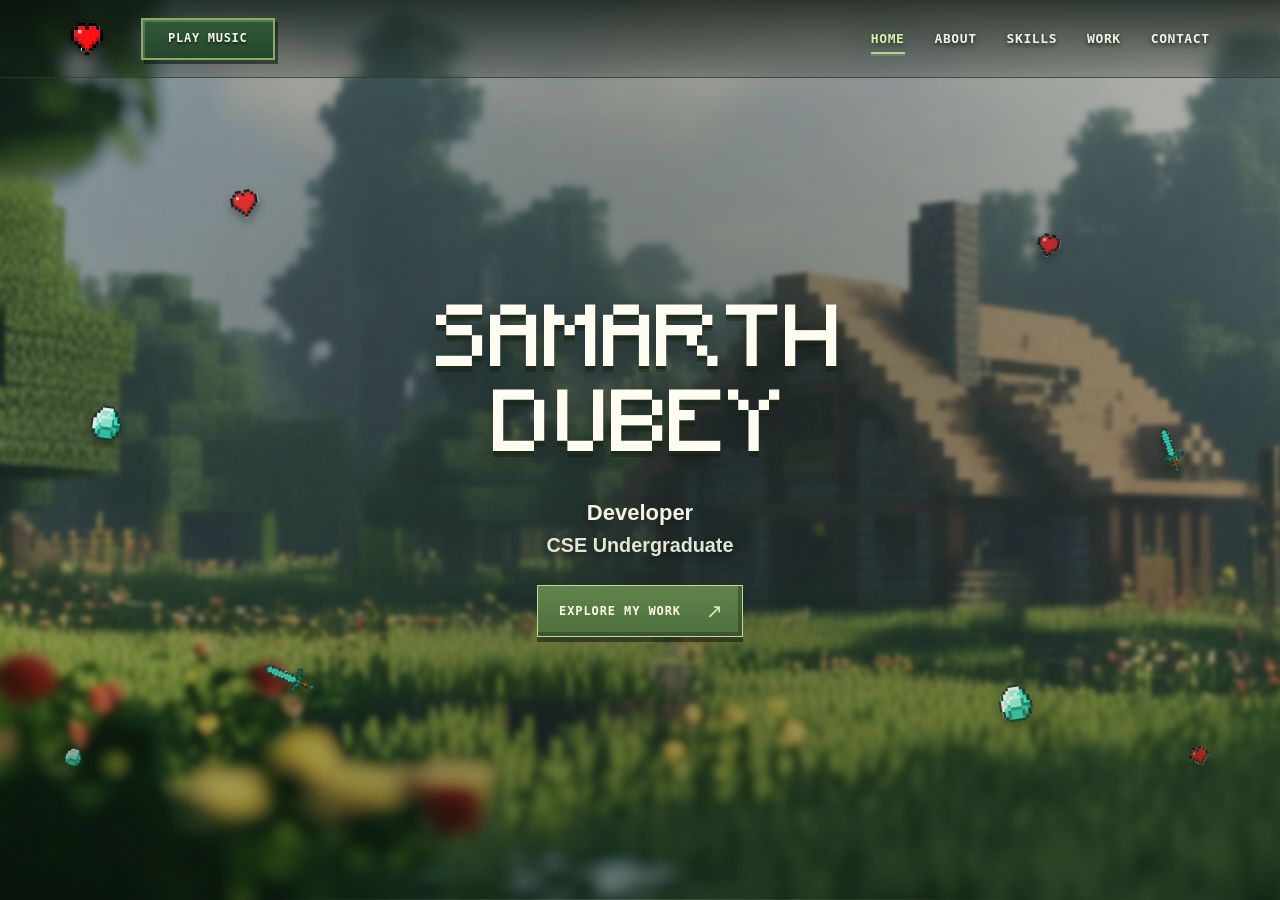
<file: index.html>
<!doctype html>
<html lang="en">
<head>
  <meta charset="utf-8">
  <meta name="viewport" content="width=device-width, initial-scale=1">
  <meta name="theme-color" content="#18271d">
  <meta name="description" content="Samarth Dubey — Developer and CSE undergraduate. Explore my work.">
  <title>Samarth Dubey — Home</title>
  <link rel="stylesheet" href="style.css">
  <script src="script.js" defer></script>
</head>
<body data-page="home">
  <div class="world-background" aria-hidden="true"></div>
  <div class="world-overlay" aria-hidden="true"></div>
  <header class="site-header">
    <a class="brand" href="index.html" aria-label="Samarth Dubey, Home"><img src="assets/sprites/new%20assets/heart.png" alt="" class="brand-heart"></a>
    <nav class="site-nav" aria-label="Main navigation">
      <a href="index.html" aria-current="page">HOME</a>
      <a href="about.html">ABOUT</a>
      <a href="skills.html">SKILLS</a>
      <a href="work.html">WORK</a>
      <a href="contact.html">CONTACT</a>
    </nav>
  </header>
  <main class="home-main">
    <div class="item-layer" id="item-layer" aria-hidden="true"></div>
    <section class="home-hero" aria-labelledby="home-title">
      <div class="hero-copy">
        <h1 class="home-name" id="home-title"><span>SAMARTH</span><span>DUBEY</span></h1>
        <div class="home-roles" aria-label="Developer, CSE Undergraduate">
          <p>Developer</p>
          <p>CSE Undergraduate</p>
        </div>
        <a class="primary-button" href="work.html">EXPLORE MY WORK <span aria-hidden="true">↗</span></a>
      </div>
      <span class="hero-ground" aria-hidden="true"></span>
    </section>
  </main>
</body>
</html>
</file>
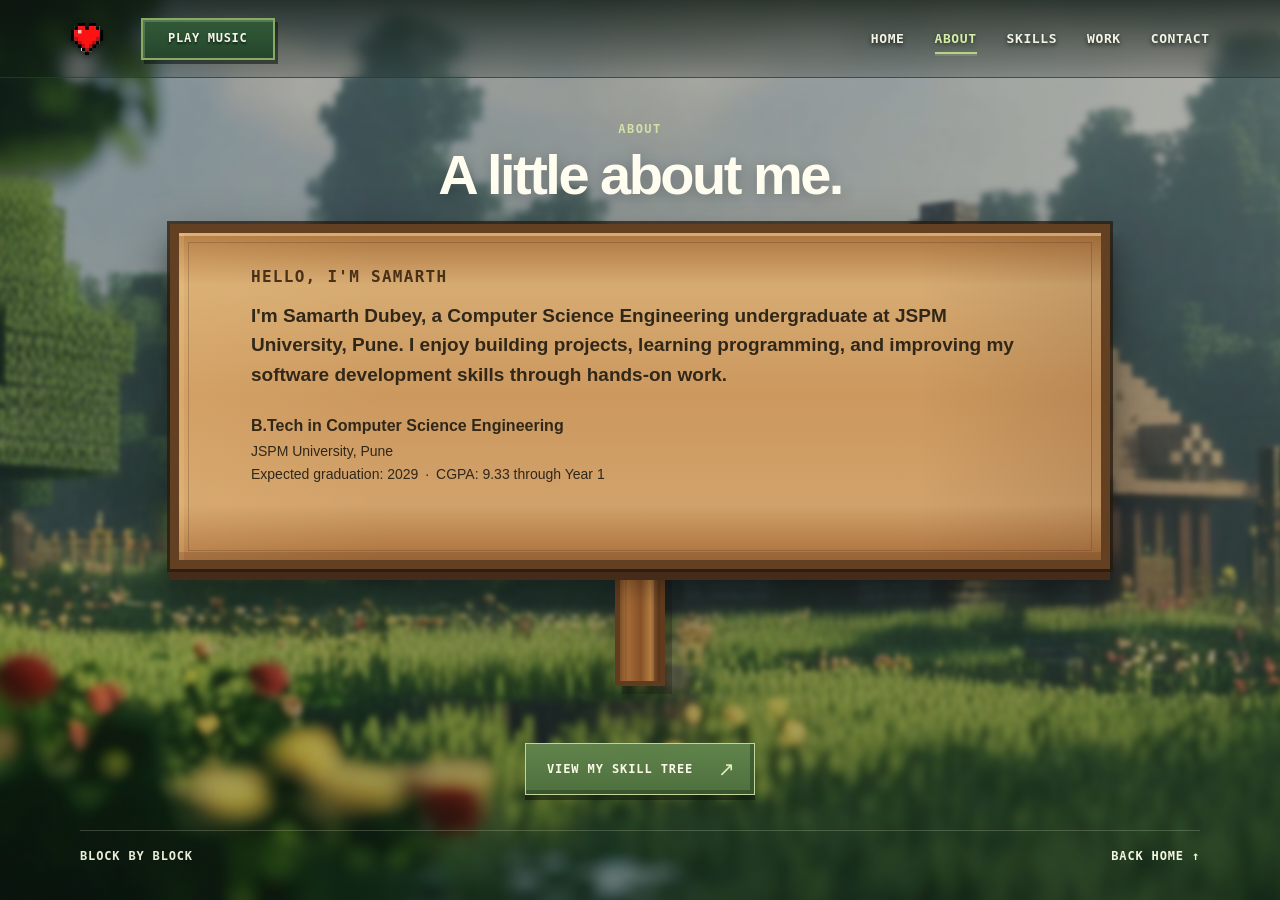
<file: about.html>
<!doctype html>
<html lang="en">
<head>
  <meta charset="utf-8">
  <meta name="viewport" content="width=device-width, initial-scale=1">
  <meta name="theme-color" content="#18271d">
  <meta name="description" content="About Samarth Dubey — CSE undergraduate at JSPM University, Pune.">
  <title>Samarth Dubey — About</title>
  <link rel="stylesheet" href="style.css">
  <script src="script.js" defer></script>
</head>
<body data-page="about">
  <div class="world-background" aria-hidden="true"></div>
  <div class="world-overlay" aria-hidden="true"></div>
  <header class="site-header">
    <a class="brand" href="index.html" aria-label="Samarth Dubey, Home"><img src="assets/sprites/new%20assets/heart.png" alt="" class="brand-heart"></a>
    <nav class="site-nav" aria-label="Main navigation">
      <a href="index.html">HOME</a>
      <a href="about.html" aria-current="page">ABOUT</a>
      <a href="skills.html">SKILLS</a>
      <a href="work.html">WORK</a>
      <a href="contact.html">CONTACT</a>
    </nav>
  </header>
  <main class="page-main about-main">
    <section class="page-intro" aria-labelledby="about-title">
      <p class="eyebrow">ABOUT</p>
      <h1 class="page-title" id="about-title">A little about me.</h1>
    </section>
    <section class="about-sign" aria-label="Samarth Dubey introduction">
      <span class="about-sign-post" aria-hidden="true"></span>
      <div class="about-sign-board">
      <div class="sign-copy">
        <p class="sign-welcome">HELLO, I'M SAMARTH</p>
        <p>I'm Samarth Dubey, a Computer Science Engineering undergraduate at JSPM University, Pune. I enjoy building projects, learning programming, and improving my software development skills through hands-on work.</p>
        <div class="education-note"><strong>B.Tech in Computer Science Engineering</strong><span>JSPM University, Pune</span><span>Expected graduation: 2029 <i>·</i> CGPA: 9.33 through Year 1</span></div>
      </div>
      </div>
    </section>
    <p class="about-skills-link"><a class="primary-button" href="skills.html">VIEW MY SKILL TREE <span aria-hidden="true">↗</span></a></p>
    <footer class="page-footer"><span>BLOCK BY BLOCK</span><a href="index.html">BACK HOME ↑</a></footer>
  </main>
</body>
</html>
</file>
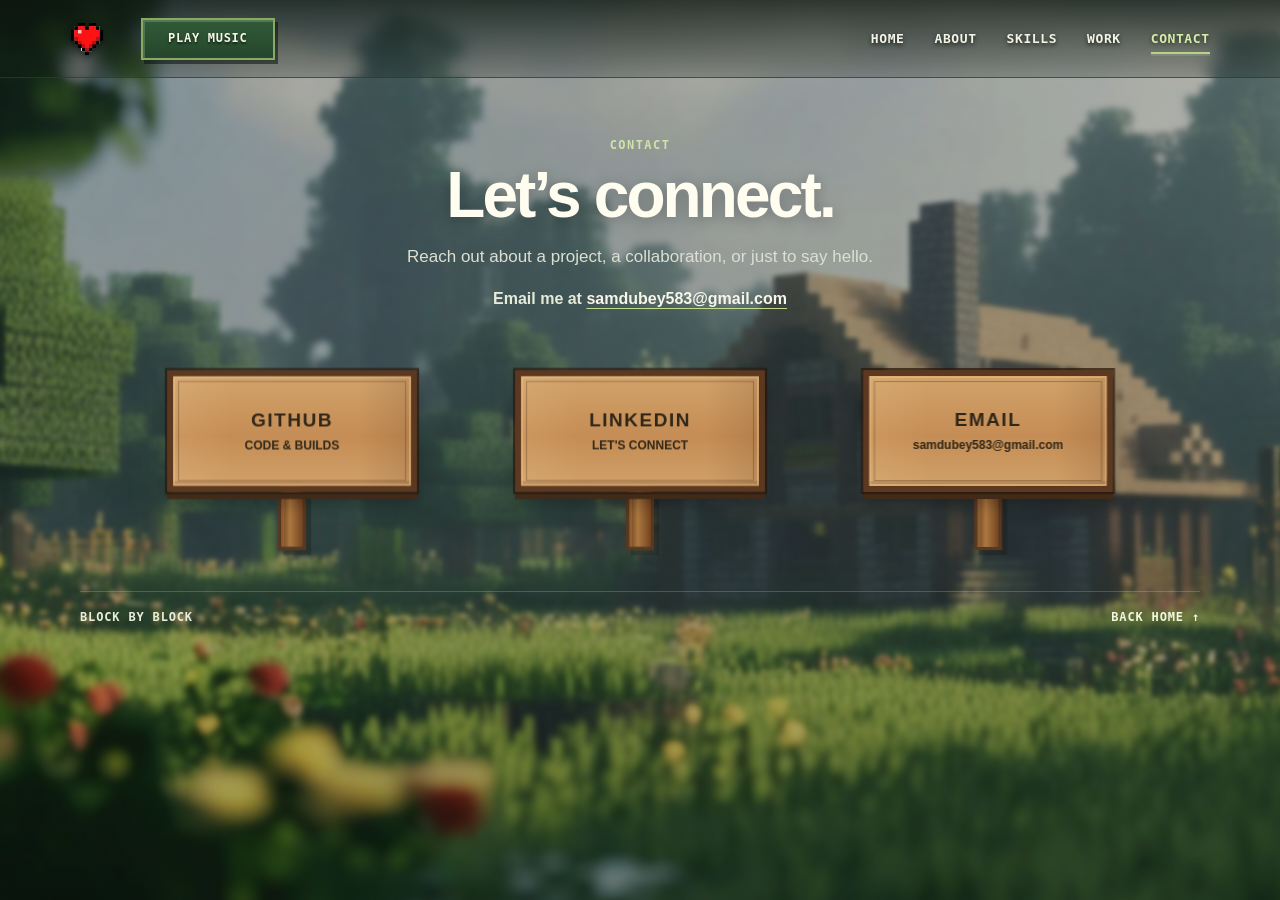
<file: contact.html>
<!doctype html>
<html lang="en">
<head>
  <meta charset="utf-8">
  <meta name="viewport" content="width=device-width, initial-scale=1">
  <meta name="theme-color" content="#18271d">
  <meta name="description" content="Contact Samarth Dubey by GitHub, LinkedIn, or email.">
  <title>Samarth Dubey — Contact</title>
  <link rel="stylesheet" href="style.css">
  <script src="script.js" defer></script>
</head>
<body data-page="contact">
  <div class="world-background" aria-hidden="true"></div>
  <div class="world-overlay" aria-hidden="true"></div>
  <header class="site-header">
    <a class="brand" href="index.html" aria-label="Samarth Dubey, Home"><img src="assets/sprites/new%20assets/heart.png" alt="" class="brand-heart"></a>
    <nav class="site-nav" aria-label="Main navigation">
      <a href="index.html">HOME</a>
      <a href="about.html">ABOUT</a>
      <a href="skills.html">SKILLS</a>
      <a href="work.html">WORK</a>
      <a href="contact.html" aria-current="page">CONTACT</a>
    </nav>
  </header>
  <main class="page-main contact-main">
    <section class="contact-intro" aria-labelledby="contact-title">
      <p class="eyebrow">CONTACT</p>
      <h1 class="page-title" id="contact-title">Let’s connect.</h1>
      <p class="intro-description">Reach out about a project, a collaboration, or just to say hello.</p>
      <p class="contact-email-line">Email me at <a href="mailto:samdubey583@gmail.com">samdubey583@gmail.com</a></p>
    </section>
    <section class="contact-signs" id="contact-signs" aria-label="Contact links"></section>
    <footer class="page-footer"><span>BLOCK BY BLOCK</span><a href="index.html">BACK HOME ↑</a></footer>
  </main>
</body>
</html>
</file>
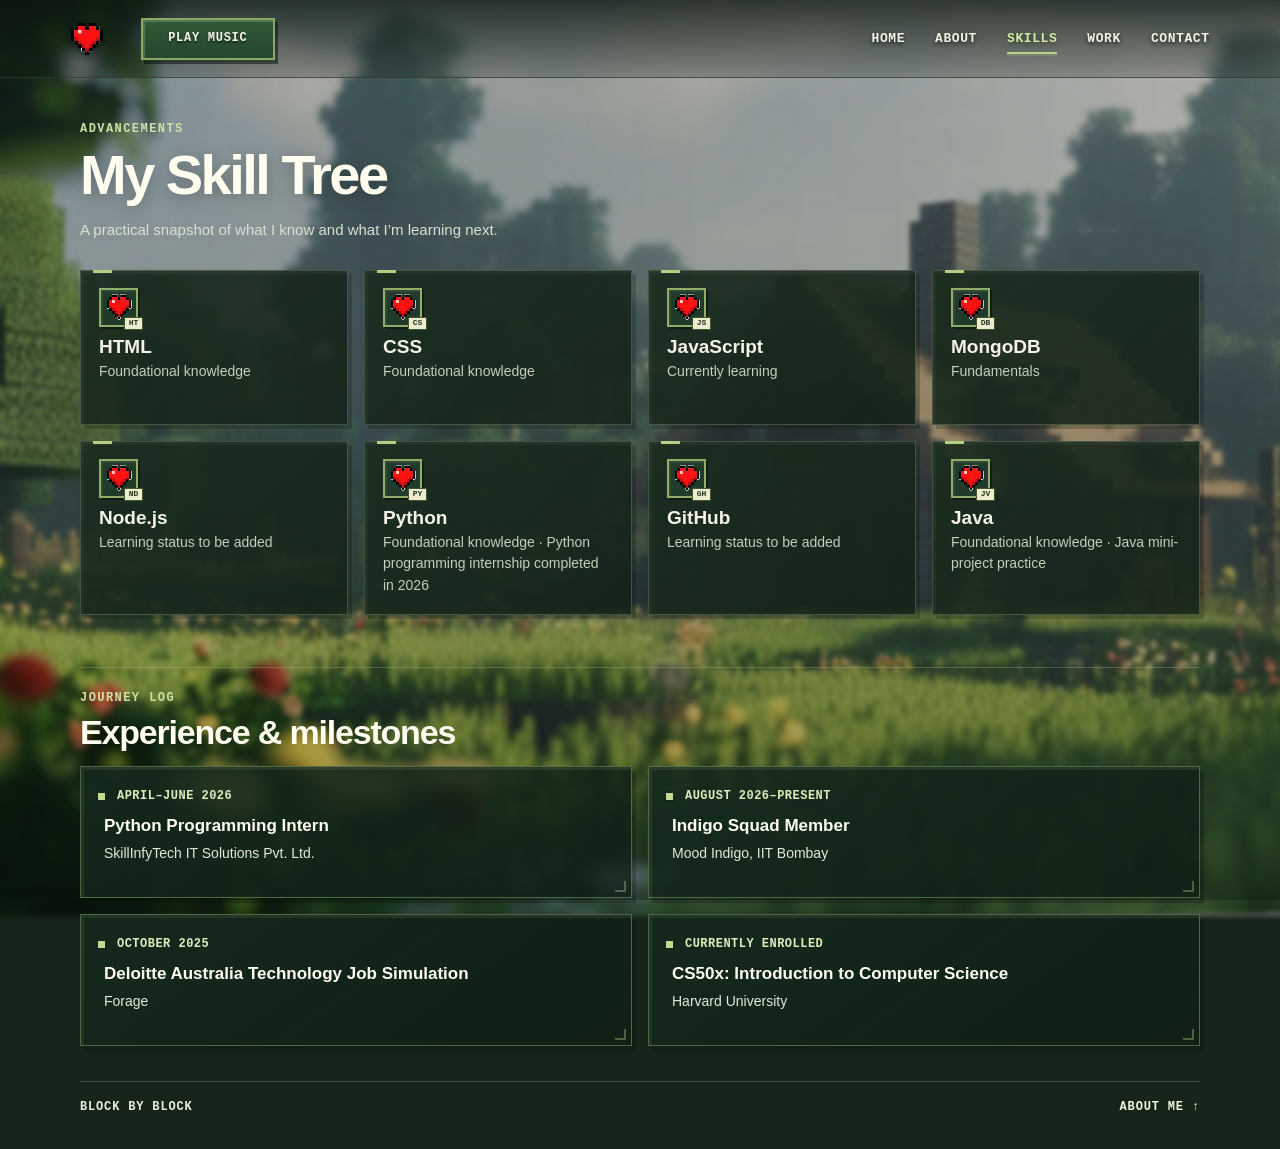
<file: skills.html>
<!doctype html>
<html lang="en">
<head>
  <meta charset="utf-8">
  <meta name="viewport" content="width=device-width, initial-scale=1">
  <meta name="theme-color" content="#18271d">
  <meta name="description" content="Samarth Dubey's technical skill tree and learning milestones.">
  <title>Samarth Dubey — Skills</title>
  <link rel="stylesheet" href="style.css">
  <script src="script.js" defer></script>
</head>
<body data-page="skills">
  <div class="world-background" aria-hidden="true"></div>
  <div class="world-overlay" aria-hidden="true"></div>
  <header class="site-header">
    <a class="brand" href="index.html" aria-label="Samarth Dubey, Home"><img src="assets/sprites/new%20assets/heart.png" alt="" class="brand-heart"></a>
    <nav class="site-nav" aria-label="Main navigation">
      <a href="index.html">HOME</a>
      <a href="about.html">ABOUT</a>
      <a href="skills.html" aria-current="page">SKILLS</a>
      <a href="work.html">WORK</a>
      <a href="contact.html">CONTACT</a>
    </nav>
  </header>
  <main class="page-main skills-main">
    <section class="page-intro" aria-labelledby="skills-title">
      <p class="eyebrow">ADVANCEMENTS</p>
      <h1 class="page-title" id="skills-title">My Skill Tree</h1>
      <p class="intro-description">A practical snapshot of what I know and what I’m learning next.</p>
    </section>
    <section class="skills-grid" id="skills-grid" aria-label="Technical skills"></section>
    <section class="milestones" aria-labelledby="milestones-title">
      <div class="section-heading compact-heading">
        <p class="eyebrow">JOURNEY LOG</p>
        <h2 id="milestones-title">Experience &amp; milestones</h2>
      </div>
      <div class="milestone-list" id="milestone-list"></div>
    </section>
    <footer class="page-footer"><span>BLOCK BY BLOCK</span><a href="about.html">ABOUT ME ↑</a></footer>
  </main>
</body>
</html>
</file>
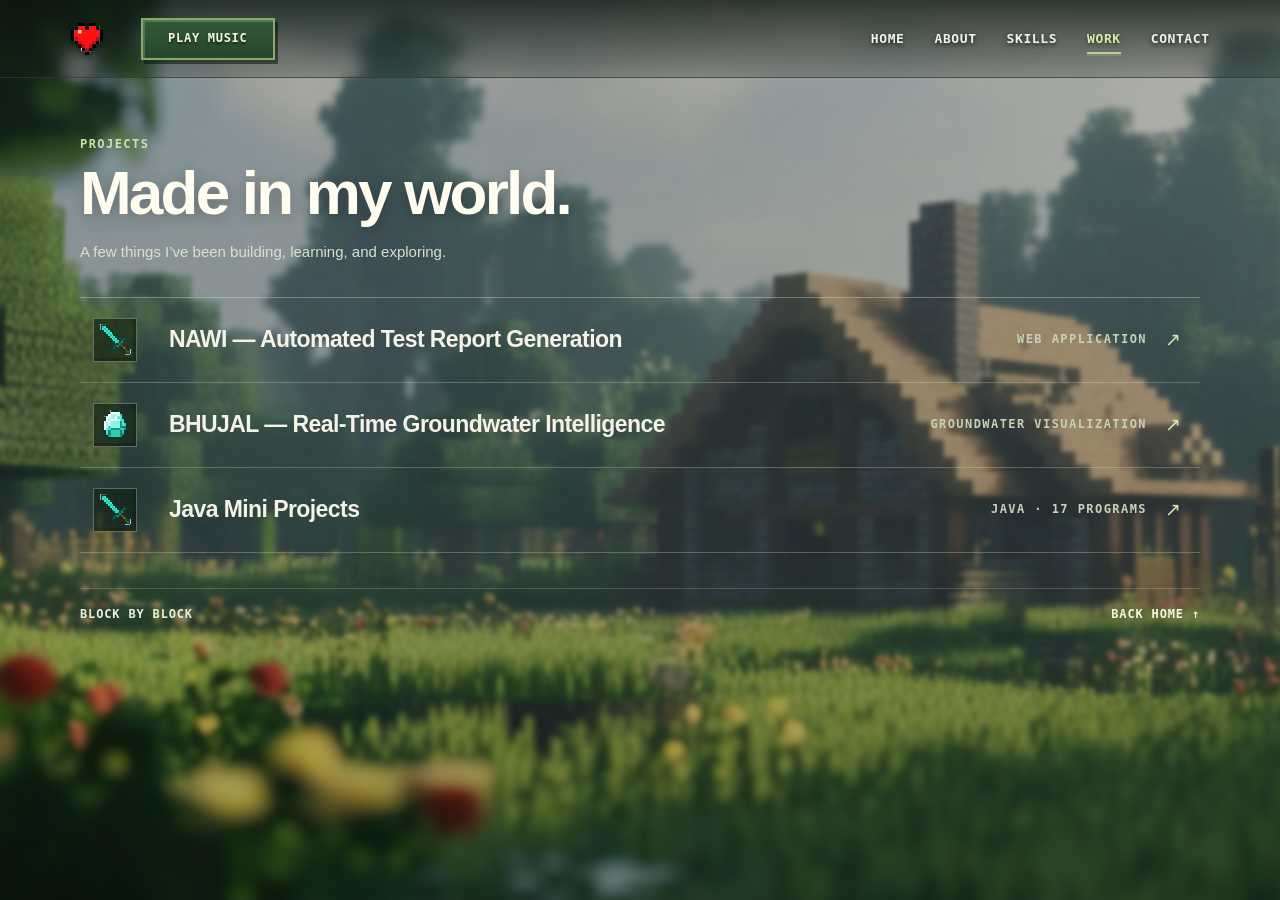
<file: work.html>
<!doctype html>
<html lang="en">
<head>
  <meta charset="utf-8">
  <meta name="viewport" content="width=device-width, initial-scale=1">
  <meta name="theme-color" content="#18271d">
  <meta name="description" content="Projects by Samarth Dubey — NAWI, Bhujal, and Java Mini Projects.">
  <title>Samarth Dubey — Work</title>
  <link rel="stylesheet" href="style.css">
  <script src="script.js" defer></script>
</head>
<body data-page="work">
  <div class="world-background" aria-hidden="true"></div>
  <div class="world-overlay" aria-hidden="true"></div>
  <header class="site-header">
    <a class="brand" href="index.html" aria-label="Samarth Dubey, Home"><img src="assets/sprites/new%20assets/heart.png" alt="" class="brand-heart"></a>
    <nav class="site-nav" aria-label="Main navigation">
      <a href="index.html">HOME</a>
      <a href="about.html">ABOUT</a>
      <a href="skills.html">SKILLS</a>
      <a href="work.html" aria-current="page">WORK</a>
      <a href="contact.html">CONTACT</a>
    </nav>
  </header>
  <main class="page-main work-main">
    <section class="page-intro work-intro" aria-labelledby="work-title">
      <p class="eyebrow">PROJECTS</p>
      <h1 class="page-title" id="work-title">Made in my world.</h1>
      <p class="intro-description">A few things I’ve been building, learning, and exploring.</p>
    </section>
    <section class="projects" id="projects" aria-label="Featured projects">
      <div class="project-list" id="project-list"></div>
    </section>
    <footer class="page-footer"><span>BLOCK BY BLOCK</span><a href="index.html">BACK HOME ↑</a></footer>
  </main>
  <dialog class="project-dialog" id="project-dialog" aria-labelledby="dialog-title">
    <div class="dialog-frame">
      <div class="dialog-titlebar"><span class="titlebar-label">PROJECT DETAILS</span><button class="dialog-close" type="button" aria-label="Close project details">×</button></div>
      <div class="dialog-content" id="dialog-content"></div>
    </div>
  </dialog>
</body>
</html>
</file>
<file: style.css>
:root{
  
  --ink:#f5f3e8;
  
  --soft:#cdd3c0;
  
  --moss:#b7d28b;
  
  --green:#41663c;
  
  --deep:#152219;
  
  --line:rgba(241,239,213,.2);
  
  --mono:"DM Mono",Consolas,monospace;
  
  --body:"Space Grotesk",Arial,sans-serif;
  
  --content:1120px

}


@font-face{
  
  font-family:MinecraftName;
  
  src:url("assets/sprites/Fontforname/Minecraft.ttf") format("truetype");
  
  font-style:normal;
  
  font-weight:400;
  
  font-display:swap

}


*{
  
  box-sizing:border-box

}

html{
  
  scroll-behavior:smooth

}

body{
  
  margin:0;
  
  min-width:280px;
  
  min-height:100vh;
  
  isolation:isolate;
  
  background:#17241a;
  
  color:var(--ink);
  
  font:16px/1.6 var(--body);
  
  overflow-x:hidden

}

a{
  
  color:inherit

}


.world-background,.world-overlay{
  
  position:fixed;
  
  inset:0;
  
  pointer-events:none

}

.world-background{
  
  z-index:-2;
  
  background:url("assets/bg/download.png") center 48%/cover no-repeat;
  
  transform:scale(1.035);
  
  filter:blur(2.5px)

}

.world-overlay{
  
  z-index:-1;
  
  background:linear-gradient(90deg,rgba(10,24,17,.16),rgba(10,24,17,.22) 50%,rgba(10,24,17,.16)),rgba(11,22,17,.17)

}


.site-header{
  
  position:fixed;
  
  z-index:20;
  
  top:0;
  
  left:0;
  
  right:0;
  
  height:78px;
  
  padding:0 clamp(20px,5.5vw,78px);
  
  display:flex;
  
  align-items:center;
  
  justify-content:space-between;
  
  background:linear-gradient(180deg,rgba(12,22,15,.78),rgba(12,22,15,.22));
  
  border-bottom:1px solid rgba(242,239,211,.12);
  
  backdrop-filter:blur(7px)

}

.brand{
  
  display:inline-flex;
  
  align-items:center;
  
  gap:10px;
  
  text-decoration:none;
  
  font-size:12px;
  
  font-weight:700;
  
  letter-spacing:.12em;
  
  color:#f6f3e8

}

.brand-heart{
  
  width:34px;
  
  height:34px;
  
  object-fit:contain;
  
  image-rendering:pixelated;
  
  filter:drop-shadow(0 2px 3px rgba(0,0,0,.45));
  
  transition:transform .22s ease

}

.brand:hover .brand-heart{
  
  transform:translateY(-2px) scale(1.06)

}

.site-nav{
  
  display:flex;
  
  align-items:center;
  
  gap:clamp(20px,4.3vw,58px)

}

.site-nav a{
  
  position:relative;
  
  padding:10px 0;
  
  color:rgba(246,244,226,.81);
  
  font:500 11px/1 var(--mono);
  
  letter-spacing:.12em;
  
  text-decoration:none;
  
  transition:color .18s ease

}

.site-nav a:hover,.site-nav a[aria-current="page"]{
  
  color:var(--moss)

}

.site-nav a[aria-current="page"]::after{
  
  position:absolute;
  
  content:"";
  
  height:2px;
  
  left:0;
  
  right:0;
  
  bottom:1px;
  
  background:var(--moss);
  
  box-shadow:0 2px 0 rgba(183,210,139,.2)

}


.home-main{
  
  position:relative;
  
  min-height:100svh;
  
  overflow:hidden;
  
  display:grid;
  
  place-items:center

}

.home-main::before{
  
  position:absolute;
  
  z-index:0;
  
  content:"";
  
  inset:0;
  
  background:radial-gradient(ellipse at center,rgba(8,18,11,.45) 0%,rgba(8,18,11,.22) 42%,transparent 76%);
  
  pointer-events:none

}

.home-hero{
  
  position:relative;
  
  z-index:2;
  
  width:min(100% - 40px,1000px);
  
  min-height:100svh;
  
  display:grid;
  
  place-items:center;
  
  text-align:center;
  
  padding:100px 0 60px

}

.hero-copy{
  
  width:100%;
  
  animation:hero-enter .8s cubic-bezier(.2,.75,.25,1) both

}

.home-name{
  
  margin:0;
  
  color:#fffdf1;
  
  font:400 clamp(34px,6.1vw,84px)/1.15 MinecraftName,monospace;
  
  letter-spacing:.025em;
  
  white-space:nowrap;
  
  text-shadow:0 3px 0 rgba(25,35,21,.7),0 9px 34px rgba(0,0,0,.38)

}

.home-name span{
  
  color:#d2e8a4

}

.home-subtitle{
  
  margin:16px 0 0;
  
  color:#f2f0dd;
  
  font-size:clamp(15px,1.8vw,20px);
  
  font-weight:500;
  
  letter-spacing:.025em;
  
  text-shadow:0 2px 9px rgba(0,0,0,.5)

}

.home-subtitle span{
  
  color:var(--moss);
  
  padding:0 7px

}

.primary-button{
  
  margin-top:31px;
  
  min-height:52px;
  
  display:inline-flex;
  
  align-items:center;
  
  justify-content:center;
  
  gap:25px;
  
  padding:0 18px 0 21px;
  
  border:1px solid #c3d69a;
  
  background:linear-gradient(#61834b,#4d703e);
  
  box-shadow:inset -4px -4px 0 rgba(25,46,25,.4),0 5px 0 rgba(12,21,13,.52);
  
  color:#fbf9e8;
  
  font:500 10px/1 var(--mono);
  
  letter-spacing:.075em;
  
  text-decoration:none;
  
  transition:transform .18s ease,filter .18s ease,box-shadow .18s ease

}

.primary-button span{
  
  font:20px/1 var(--body);
  
  color:#e0edbb

}

.primary-button:hover{
  
  transform:translateY(-2px);
  
  filter:brightness(1.12);
  
  box-shadow:inset -4px -4px 0 rgba(25,46,25,.4),0 7px 0 rgba(12,21,13,.52)

}

.primary-button:active{
  
  transform:translateY(2px);
  
  box-shadow:inset -3px -3px 0 rgba(25,46,25,.4),0 2px 0 rgba(12,21,13,.52)

}


.primary-button:focus-visible,.site-nav a:focus-visible,.brand:focus-visible,.project-trigger:focus-visible,.contact-sign:focus-visible,.dialog-close:focus-visible{
  
  outline:3px solid #e5f4bb;
  
  outline-offset:4px

}

.hero-ground{
  
  position:absolute;
  
  left:10%;
  
  right:10%;
  
  bottom:0;
  
  height:1px;
  
  background:linear-gradient(90deg,transparent,rgba(214,227,179,.17),transparent)

}










.page-main{
  
  position:relative;
  
  z-index:2;
  
  width:min(100% - 44px,var(--content));
  
  margin:0 auto;
  
  padding:122px 0 34px;
  
  min-height:100vh

}

.page-intro{
  
  margin:0 0 22px

}

.eyebrow{
  
  margin:0 0 8px;
  
  color:#d0e2a6;
  
  font:500 10px/1.2 var(--mono);
  
  letter-spacing:.17em

}

.page-title{
  
  margin:0;
  
  color:#fffdf0;
  
  font-size:clamp(34px,5vw,56px);
  
  line-height:1.1;
  
  letter-spacing:-.045em;
  
  font-weight:700;
  
  text-shadow:0 3px 16px rgba(0,0,0,.26)

}

.intro-description{
  
  margin:12px 0 0;
  
  color:#dbe0d2;
  
  font-size:15px

}


.about-main{
  
  padding-bottom:28px

}

.about-main>.page-intro{
  
  text-align:center;
  
  margin-bottom:2px

}

.about-sign{
  
  position:relative;
  
  width:min(580px,88vw);
  
  margin:4px auto 26px;
  
  animation:sign-float 5.2s ease-in-out infinite;
  
  filter:drop-shadow(0 18px 24px rgba(4,9,6,.34))

}

.sign-art{
  
  display:block;
  
  width:100%;
  
  height:auto;
  
  image-rendering:pixelated

}

.sign-copy{
  
  position:absolute;
  
  top:3%;
  
  left:8%;
  
  width:84%;
  
  height:44%;
  
  display:flex;
  
  flex-direction:column;
  
  justify-content:center;
  
  gap:7px;
  
  padding:0 2%;
  
  color:#302719;
  
  text-align:left

}

.sign-welcome{
  
  margin:0 0 1px;
  
  text-align:center;
  
  color:#3c2d1b;
  
  font:500 9px/1.2 var(--mono);
  
  letter-spacing:.13em

}

.sign-copy>p:not(.sign-welcome){
  
  margin:0;
  
  font-size:14px;
  
  line-height:1.52;
  
  font-weight:500

}

.education-note{
  
  display:flex;
  
  flex-direction:column;
  
  gap:1px;
  
  padding-top:7px;
  
  border-top:1px solid rgba(59,43,24,.32);
  
  font-size:11px;
  
  line-height:1.42

}

.education-note strong{
  
  font-size:12px

}

.education-note span{
  
  font-size:10px

}

.education-note i{
  
  font-style:normal;
  
  padding:0 3px

}


.about-details{
  
  margin-top:0

}

.section-heading{
  
  margin-bottom:18px

}

.section-heading h2,.contact-heading h2{
  
  margin:0;
  
  color:#fffdf0;
  
  font-size:clamp(26px,3.3vw,36px);
  
  line-height:1.14;
  
  letter-spacing:-.035em

}

.skills-grid{
  
  display:grid;
  
  grid-template-columns:repeat(4,minmax(0,1fr));
  
  gap:12px

}

.skill-card{
  
  position:relative;
  
  min-height:126px;
  
  padding:15px 16px 14px;
  
  background:linear-gradient(140deg,rgba(27,45,31,.94),rgba(19,34,24,.88));
  
  border:1px solid rgba(219,230,190,.22);
  
  box-shadow:inset 3px 3px 0 rgba(255,255,255,.035),4px 4px 0 rgba(7,14,9,.22);
  
  animation:card-enter .55s ease both;
  
  animation-delay:calc(var(--order,0)*45ms)

}

.skill-card::before{
  
  content:"";
  
  position:absolute;
  
  left:12px;
  
  top:-1px;
  
  width:19px;
  
  height:3px;
  
  background:#b5ce83

}

.skill-card:hover{
  
  transform:translateY(-3px);
  
  border-color:rgba(219,230,190,.48);
  
  background:linear-gradient(140deg,rgba(35,57,38,.97),rgba(20,38,26,.93))

}

.skill-top{
  
  display:flex;
  
  align-items:center;
  
  justify-content:space-between;
  
  gap:7px

}

.skill-gem{
  
  width:28px;
  
  height:28px;
  
  object-fit:contain;
  
  image-rendering:pixelated

}

.skill-status{
  
  color:#d1d9bc;
  
  font:500 8px/1.2 var(--mono);
  
  letter-spacing:.06em;
  
  text-align:right

}

.skill-card[data-kind="learning"] .skill-status{
  
  color:#f0d18d

}

.skill-card h3{
  
  margin:9px 0 2px;
  
  font-size:16px;
  
  line-height:1.2;
  
  font-weight:600

}

.skill-card p{
  
  margin:0;
  
  color:#c3cebd;
  
  font-size:11px;
  
  line-height:1.4

}


.milestones{
  
  margin-top:38px;
  
  padding-top:23px;
  
  border-top:1px solid var(--line)

}

.compact-heading{
  
  margin-bottom:14px

}

.compact-heading h2{
  
  font-size:27px

}

.milestone-list{
  
  display:grid;
  
  grid-template-columns:repeat(2,minmax(0,1fr));
  
  gap:8px 28px

}

.milestone{
  
  position:relative;
  
  padding:3px 0 11px 16px;
  
  border-left:1px solid rgba(195,216,151,.55)

}

.milestone::before{
  
  content:"";
  
  position:absolute;
  
  left:-4px;
  
  top:8px;
  
  width:7px;
  
  height:7px;
  
  background:#c1dc90;
  
  box-shadow:0 0 9px rgba(193,220,144,.48)

}

.milestone time{
  
  display:block;
  
  color:#d2dfad;
  
  font:500 8px/1.3 var(--mono);
  
  letter-spacing:.08em

}

.milestone strong{
  
  display:block;
  
  margin:4px 0 1px;
  
  font-size:13px;
  
  line-height:1.3;
  
  font-weight:600

}

.milestone span{
  
  display:block;
  
  color:#c4ccbd;
  
  font-size:11px;
  
  line-height:1.35

}

.page-footer{
  
  margin-top:35px;
  
  padding:17px 0 0;
  
  border-top:1px solid var(--line);
  
  display:flex;
  
  justify-content:space-between;
  
  align-items:center;
  
  color:rgba(236,238,216,.7);
  
  font:500 8px/1.2 var(--mono);
  
  letter-spacing:.12em

}

.page-footer a{
  
  color:#d9e4bd;
  
  text-decoration:none

}

.page-footer a:hover{
  
  color:#fff

}


.work-main{
  
  padding-top:137px

}

.work-intro{
  
  margin-bottom:33px

}

.work-intro .page-title{
  
  font-size:clamp(38px,5.7vw,62px)

}

.work-intro .intro-description{
  
  max-width:560px

}

.project-list{
  
  border-top:1px solid rgba(239,237,212,.34)

}

.project-trigger{
  
  width:100%;
  
  position:relative;
  
  display:grid;
  
  grid-template-columns:58px minmax(0,1fr) auto 22px;
  
  gap:18px;
  
  align-items:center;
  
  padding:20px 13px;
  
  border:0;
  
  border-bottom:1px solid rgba(239,237,212,.26);
  
  background:transparent;
  
  color:var(--ink);
  
  text-align:left;
  
  cursor:pointer;
  
  transition:background .2s ease,padding .2s ease

}

.project-trigger:hover{
  
  padding-inline:19px;
  
  background:rgba(21,37,25,.58)

}

.project-icon{
  
  width:44px;
  
  height:44px;
  
  display:grid;
  
  place-items:center;
  
  background:rgba(20,34,23,.68);
  
  border:1px solid rgba(224,233,197,.34);
  
  box-shadow:inset -3px -3px 0 rgba(0,0,0,.18)

}

.project-icon img{
  
  width:31px;
  
  height:31px;
  
  object-fit:contain;
  
  image-rendering:pixelated

}

.project-name{
  
  font-size:clamp(17px,2.15vw,23px);
  
  font-weight:600;
  
  line-height:1.3;
  
  letter-spacing:-.025em

}

.project-meta{
  
  display:flex;
  
  align-items:center;
  
  gap:10px;
  
  color:#c8d1b8;
  
  font:500 8px/1.2 var(--mono);
  
  letter-spacing:.075em;
  
  text-align:right

}

.project-status{
  
  padding:5px 7px;
  
  border:1px solid rgba(237,198,117,.45);
  
  background:rgba(118,81,26,.28);
  
  color:#f1d38f

}

.project-arrow{
  
  font:19px/1 var(--body);
  
  color:#d7e5b3;
  
  transition:transform .2s ease

}

.project-trigger:hover .project-arrow{
  
  transform:translate(2px,-2px)

}


.contact-section{
  
  margin-top:72px;
  
  padding-top:27px;
  
  border-top:1px solid var(--line)

}

.contact-heading{
  
  max-width:530px;
  
  margin-bottom:24px

}

.contact-heading h2{
  
  font-size:clamp(30px,4vw,42px)

}

.contact-heading>p:last-child{
  
  margin:9px 0 0;
  
  color:#d1d9ca;
  
  font-size:14px

}

.contact-signs{
  
  display:grid;
  
  grid-template-columns:repeat(3,minmax(0,1fr));
  
  gap:clamp(14px,4vw,44px);
  
  max-width:900px;
  
  margin:0 auto;
  
  align-items:start

}

.contact-sign{
  
  position:relative;
  
  display:block;
  
  width:min(100%,205px);
  
  margin:0 auto;
  
  aspect-ratio:243/264;
  
  text-decoration:none;
  
  animation:sign-float var(--duration,5.2s) ease-in-out var(--delay,0s) infinite

}

.contact-sign img{
  
  position:absolute;
  
  inset:0;
  
  width:100%;
  
  height:100%;
  
  object-fit:contain;
  
  image-rendering:pixelated;
  
  filter:drop-shadow(0 12px 14px rgba(5,10,6,.3));
  
  transition:filter .2s ease

}

.contact-sign-label{
  
  position:absolute;
  
  top:4%;
  
  left:8%;
  
  width:84%;
  
  height:42%;
  
  min-height:0;
  
  display:flex;
  
  flex-direction:column;
  
  justify-content:center;
  
  align-items:center;
  
  gap:3px;
  
  color:#302719;
  
  text-align:center

}

.contact-sign-label strong{
  
  font-size:clamp(12px,1.4vw,16px);
  
  line-height:1.2;
  
  letter-spacing:.04em

}

.contact-sign-label span{
  
  font:500 8px/1.2 var(--mono);
  
  letter-spacing:.06em

}

.contact-sign:hover img,.contact-sign:focus-visible img{
  
  filter:drop-shadow(0 17px 18px rgba(5,10,6,.5)) brightness(1.08)

}

.contact-sign:focus-visible{
  
  outline:3px solid #e5f4bb;
  
  outline-offset:3px;
  
  border-radius:2px

}


.project-dialog{
  
  width:min(90vw,1000px);
  
  max-width:1000px;
  
  max-height:88vh;
  
  margin:auto;
  
  padding:0;
  
  border:2px solid #a8bd7a;
  
  background:#17241b;
  
  color:var(--ink);
  
  overflow:visible;
  
  box-shadow:0 0 0 5px rgba(10,17,11,.78),0 24px 90px rgba(0,0,0,.55)

}

.project-dialog::backdrop{
  
  background:rgba(5,11,7,.76);
  
  backdrop-filter:blur(3px)

}

.project-dialog[open]{
  
  animation:modal-in .22s cubic-bezier(.2,.7,.25,1) both

}

.project-dialog.is-closing{
  
  animation:modal-out .16s ease both

}

.dialog-frame{
  
  max-height:calc(88vh - 4px);
  
  overflow:auto;
  
  background:linear-gradient(135deg,rgba(31,48,34,.99),rgba(17,29,21,.99));
  
  scrollbar-color:#7b9259 #17241b;
  
  scrollbar-width:thin

}

.dialog-titlebar{
  
  position:sticky;
  
  top:0;
  
  z-index:2;
  
  min-height:47px;
  
  padding:0 20px;
  
  display:flex;
  
  align-items:center;
  
  background:#405c36;
  
  border-bottom:1px solid rgba(221,231,190,.28);
  
  color:#eef1de

}

.titlebar-label{
  
  font:500 9px/1 var(--mono);
  
  letter-spacing:.15em

}

.dialog-close{
  
  margin-left:auto;
  
  width:31px;
  
  height:31px;
  
  display:grid;
  
  place-items:center;
  
  border:1px solid rgba(239,242,219,.35);
  
  background:#263a29;
  
  color:#fff;
  
  font:22px/1 var(--body);
  
  cursor:pointer;
  
  transition:background .16s ease,transform .16s ease

}

.dialog-close:hover{
  
  background:#704a37;
  
  transform:scale(1.04)

}

.dialog-content{
  
  padding:clamp(26px,5vw,54px)

}

.dialog-kicker{
  
  margin:0 0 8px;
  
  color:#c9dc9e;
  
  font:500 9px/1.3 var(--mono);
  
  letter-spacing:.13em

}

.dialog-content h2{
  
  max-width:850px;
  
  margin:0;
  
  color:#fffceb;
  
  font-size:clamp(26px,4.2vw,43px);
  
  line-height:1.13;
  
  letter-spacing:-.04em

}

.dialog-status{
  
  display:inline-block;
  
  margin:13px 0 3px;
  
  padding:5px 9px;
  
  border:1px solid rgba(237,198,117,.45);
  
  background:rgba(118,81,26,.28);
  
  color:#f1d38f;
  
  font:500 8px/1.2 var(--mono);
  
  letter-spacing:.08em

}

.dialog-description{
  
  max-width:825px;
  
  margin:17px 0 0;
  
  color:#e0e5d9;
  
  font-size:16px;
  
  line-height:1.8

}

.dialog-subheading{
  
  margin:26px 0 10px;
  
  color:#e7ebd8;
  
  font-size:14px;
  
  line-height:1.3

}

.feature-list{
  
  display:grid;
  
  grid-template-columns:repeat(2,minmax(0,1fr));
  
  gap:8px 24px;
  
  margin:0;
  
  padding:0;
  
  list-style:none

}

.feature-list li{
  
  position:relative;
  
  padding-left:17px;
  
  color:#d5ddce;
  
  font-size:14px;
  
  line-height:1.5

}

.feature-list li::before{
  
  content:"";
  
  position:absolute;
  
  left:0;
  
  top:.65em;
  
  width:7px;
  
  height:7px;
  
  background:#b8d28a;
  
  box-shadow:2px 2px 0 rgba(39,65,34,.8)

}

.tech-list{
  
  display:flex;
  
  flex-wrap:wrap;
  
  gap:9px;
  
  margin:19px 0 0

}

.tech-tag{
  
  padding:7px 10px;
  
  border:1px solid rgba(207,224,169,.28);
  
  background:rgba(213,227,183,.08);
  
  color:#e2e8d5;
  
  font:500 10px/1.1 var(--mono)

}

.dialog-link{
  
  display:inline-flex;
  
  align-items:center;
  
  gap:9px;
  
  margin-top:23px;
  
  padding:11px 15px;
  
  border:1px solid #b8cd8e;
  
  background:#55743f;
  
  color:#fcfbe9;
  
  text-decoration:none;
  
  font:500 9px/1.2 var(--mono);
  
  letter-spacing:.06em;
  
  transition:filter .18s ease,transform .18s ease

}

.dialog-link:hover{
  
  filter:brightness(1.13);
  
  transform:translateY(-1px)

}


.program-grid{
  
  display:grid;
  
  grid-template-columns:repeat(3,minmax(0,1fr));
  
  gap:9px;
  
  margin:24px 0 0

}

.program-item{
  
  min-height:52px;
  
  display:flex;
  
  align-items:center;
  
  gap:11px;
  
  padding:9px 12px;
  
  border:1px solid rgba(211,226,178,.23);
  
  background:rgba(5,13,8,.24);
  
  color:#eef0e2;
  
  text-align:left;
  
  font:500 12px/1.35 var(--body);
  
  cursor:pointer;
  
  transition:border .18s ease,background .18s ease,transform .18s ease

}

.program-item:hover,.program-item[aria-pressed="true"]{
  
  border-color:#b1ca80;
  
  background:rgba(157,187,107,.15);
  
  transform:translateY(-1px)

}

.program-item img{
  
  width:21px;
  
  height:21px;
  
  flex:none;
  
  object-fit:contain;
  
  image-rendering:pixelated

}

.program-detail{
  
  margin:14px 0 0;
  
  padding:13px 16px;
  
  border-left:3px solid #b5cf83;
  
  background:rgba(5,13,8,.25);
  
  color:#e1e6d8

}

.program-detail strong{
  
  display:block;
  
  margin-bottom:3px;
  
  font-size:14px

}

.program-detail p{
  
  margin:0;
  
  color:#cbd5c6;
  
  font-size:13px;
  
  line-height:1.55

}


@keyframes hero-enter{
  
  from{
  
  opacity:0;
  
  transform:translateY(15px)

}

to{
  
  opacity:1;
  
  transform:translateY(0)

}



}

@keyframes sprite-enter{
  
  to{
  
  opacity:1

}



}

@keyframes float{
  
  from{
  
  transform:translate3d(0,-5px,0)

}

to{
  
  transform:translate3d(0,8px,0)

}



}

@keyframes float-drift{
  
  from{
  
  transform:translate3d(0,-6px,0)

}

to{
  
  transform:translate3d(5px,8px,0)

}



}

@keyframes sign-float{
  
  0%,100%{
  
  transform:translateY(0)

}

50%{
  
  transform:translateY(-7px)

}



}

@keyframes card-enter{
  
  from{
  
  opacity:0;
  
  transform:translateY(8px)

}

to{
  
  opacity:1;
  
  transform:translateY(0)

}



}

@keyframes modal-in{
  
  from{
  
  opacity:0;
  
  transform:translateY(12px) scale(.99)

}

to{
  
  opacity:1;
  
  transform:translateY(0) scale(1)

}



}

@keyframes modal-out{
  
  to{
  
  opacity:0;
  
  transform:translateY(8px) scale(.99)

}



}


@media(max-width:900px){
  
  .skills-grid{
  
  grid-template-columns:repeat(2,minmax(0,1fr))

}

.page-main{
  
  width:min(100% - 36px,760px)

}

.project-trigger{
  
  grid-template-columns:49px minmax(0,1fr) auto 18px;
  
  gap:12px

}

.project-meta{
  
  max-width:180px;
  
  flex-wrap:wrap;
  
  justify-content:flex-end

}

.contact-signs{
  
  gap:12px

}







}


@media(max-width:600px){
  
  .site-header{
  
  height:66px;
  
  padding-inline:16px

}



.brand{
  
  gap:7px;
  
  font-size:10px

}

.brand-heart{
  
  width:29px;
  
  height:29px

}

.site-nav{
  
  gap:clamp(13px,5vw,22px)

}

.site-nav a{
  
  font-size:9px;
  
  letter-spacing:.08em

}

.home-main{
  
  min-height:100svh

}

.home-hero{
  
  width:calc(100% - 28px);
  
  padding:80px 0 50px

}

.home-name{
  
  white-space:normal;
  
  font-size:clamp(36px,11vw,52px);
  
  line-height:1.12

}

.home-name span{
  
  display:block

}

.home-subtitle{
  
  margin-top:11px;
  
  font-size:14px

}

.primary-button{
  
  margin-top:24px;
  
  min-height:47px;
  
  font-size:9px

}





.page-main{
  
  width:calc(100% - 32px);
  
  padding-top:102px

}

.page-title{
  
  font-size:36px

}

.about-main>.page-intro{
  
  margin-bottom:4px

}

.about-sign{
  
  width:min(480px,94vw);
  
  margin-top:6px;
  
  margin-bottom:19px

}

.sign-copy{
  
  top:5%;
  
  height:62%;
  
  left:8%;
  
  width:84%;
  
  gap:4px;
  
  padding:0 1%

}

.sign-welcome{
  
  font-size:8px

}

.sign-copy>p:not(.sign-welcome){
  
  font-size:clamp(10px,3vw,12px);
  
  line-height:1.42

}

.education-note{
  
  padding-top:5px;
  
  font-size:9px

}

.education-note strong{
  
  font-size:10px

}

.education-note span{
  
  font-size:8px

}

.section-heading h2{
  
  font-size:27px

}

.skills-grid{
  
  gap:8px

}

.skill-card{
  
  min-height:118px;
  
  padding:12px 11px

}

.skill-gem{
  
  width:23px;
  
  height:23px

}

.skill-status{
  
  font-size:7px

}

.skill-card h3{
  
  font-size:14px

}

.skill-card p{
  
  font-size:10px

}

.milestones{
  
  margin-top:28px;
  
  padding-top:18px

}

.milestone-list{
  
  grid-template-columns:1fr;
  
  gap:1px

}

.milestone{
  
  padding-bottom:9px

}

.page-footer{
  
  margin-top:26px

}

.work-main{
  
  padding-top:109px

}

.work-intro{
  
  margin-bottom:25px

}

.work-intro .page-title{
  
  font-size:39px

}

.intro-description{
  
  font-size:13px

}

.project-trigger{
  
  grid-template-columns:36px minmax(0,1fr) 16px;
  
  gap:10px;
  
  padding:17px 3px

}

.project-trigger:hover{
  
  padding-inline:7px

}

.project-icon{
  
  width:34px;
  
  height:34px

}

.project-icon img{
  
  width:25px;
  
  height:25px

}

.project-name{
  
  font-size:14px;
  
  line-height:1.35

}

.project-meta{
  
  grid-column:2;
  
  grid-row:2;
  
  max-width:none;
  
  justify-content:flex-start;
  
  text-align:left;
  
  font-size:7px

}

.project-arrow{
  
  grid-column:3;
  
  grid-row:1

}

.contact-section{
  
  margin-top:49px;
  
  padding-top:22px

}

.contact-heading{
  
  margin-bottom:15px

}

.contact-heading h2{
  
  font-size:31px

}

.contact-heading>p:last-child{
  
  font-size:12px

}

.contact-signs{
  
  grid-template-columns:minmax(0,1fr);
  
  gap:3px;
  
  max-width:180px

}

.contact-sign{
  
  width:100%

}

.contact-sign-label strong{
  
  font-size:14px

}

.contact-sign-label span{
  
  font-size:8px

}

.project-dialog{
  
  width:calc(100vw - 24px);
  
  max-height:90vh

}

.dialog-frame{
  
  max-height:calc(90vh - 4px)

}

.dialog-titlebar{
  
  min-height:42px;
  
  padding-inline:13px

}

.dialog-content{
  
  padding:22px 18px

}

.dialog-content h2{
  
  font-size:27px

}

.dialog-description{
  
  font-size:14px;
  
  line-height:1.7

}

.dialog-subheading{
  
  margin-top:20px

}

.feature-list{
  
  grid-template-columns:1fr;
  
  gap:5px

}

.feature-list li{
  
  font-size:12px

}

.tech-list{
  
  gap:6px

}

.tech-tag{
  
  font-size:9px;
  
  padding:6px 8px

}

.program-grid{
  
  grid-template-columns:repeat(2,minmax(0,1fr));
  
  gap:7px

}

.program-item{
  
  min-height:48px;
  
  padding:8px;
  
  font-size:10px;
  
  gap:7px

}

.program-item img{
  
  width:17px;
  
  height:17px

}

.dialog-link{
  
  min-height:42px

}



}


@media(prefers-reduced-motion:reduce){
  
  *,*::before,*::after{
  
  scroll-behavior:auto!important;
  
  animation-duration:.01ms!important;
  
  animation-iteration-count:1!important;
  
  transition-duration:.01ms!important

}







}


@media(min-width:601px){
  




}

@media(max-width:600px){
  




}


@media(max-width:600px){
  
  .about-sign{
  
  width:min(520px,100vw);
  
  margin-left:calc(50% - 50vw)

}

.sign-copy{
  
  top:3%;
  
  height:44%;
  
  gap:2px

}

.sign-welcome{
  
  font-size:7px

}

.sign-copy>p:not(.sign-welcome){
  
  font-size:10px;
  
  line-height:1.24

}

.education-note{
  
  padding-top:3px;
  
  line-height:1.2

}

.education-note strong{
  
  font-size:10px

}

.education-note span{
  
  font-size:8.5px

}



}

/* Final composition pass: keep all foreground elements sharp and readable. */
.site-nav a{
  font-size:12px;
  font-weight:700;
  letter-spacing:.08em;
}

.eyebrow,.project-meta,.dialog-kicker,.titlebar-label{
  font-size:12px;
  font-weight:700;
  letter-spacing:.12em;
}

.home-name{
  font-size:clamp(42px,6.3vw,82px);
  letter-spacing:.035em;
}

.home-roles{
  display:grid;
  gap:2px;
  margin:21px 0 0;
  color:#f4f2e7;
  font-size:clamp(17px,2vw,22px);
  font-weight:600;
  line-height:1.42;
  text-shadow:0 2px 10px rgba(0,0,0,.55);
}

.home-roles p{margin:0}
.home-roles p+p{font-size:.9em;color:#e0e8d5}
.primary-button{margin-top:25px;font-size:12px;font-weight:700}









/* A layered CSS plank sign keeps the supplied sign art as reference without stretching it. */
.about-sign{
  width:min(620px,calc(100% - 24px));
  min-height:380px;
  margin:7px auto 28px;
  animation:sign-float 5.1s ease-in-out infinite;
  filter:drop-shadow(0 18px 24px rgba(4,9,6,.34));
}

.about-sign-post{
  position:absolute;
  z-index:-1;
  top:222px;
  left:calc(50% - 24px);
  width:48px;
  height:154px;
  border:5px solid #59351c;
  background:linear-gradient(90deg,#68401f,#a36a36 20%,#875128 52%,#b27b40 76%,#643b1d);
  box-shadow:inset 5px 0 rgba(224,164,93,.17),inset -6px 0 rgba(40,24,14,.28),7px 8px 0 rgba(21,17,12,.25);
}

.about-sign-board{
  position:relative;
  z-index:1;
  min-height:274px;
  padding:24px 50px 25px;
  border:8px solid #5c391f;
  outline:3px solid rgba(37,25,14,.72);
  color:#302719;
  background:linear-gradient(90deg,rgba(245,196,119,.11),transparent 15% 84%,rgba(48,28,14,.16)),linear-gradient(180deg,#a96f3d,#d6aa70 15%,#c28b51 50%,#d3a46a 84%,#ae7541);
  box-shadow:inset 0 0 0 3px rgba(244,198,132,.52),inset 0 -8px 0 rgba(84,50,25,.2),0 11px 0 #432a18,0 17px 22px rgba(0,0,0,.3);
}

.about-sign-board::before,.about-sign-board::after{
  position:absolute;
  content:"";
  pointer-events:none;
}

.about-sign-board::before{
  inset:7px;
  border:2px solid rgba(81,50,28,.42);
  background:none;
}

.about-sign-board::after{
  top:12px;
  left:15px;
  width:9px;
  height:9px;
  background:#68401f;
  box-shadow:calc(100% + 509px) 0 #68401f,0 222px #68401f,calc(100% + 509px) 222px #68401f;
}

.sign-copy{
  position:relative;
  z-index:1;
  inset:auto;
  width:auto;
  height:auto;
  gap:10px;
  padding:0;
  font-family:var(--body);
}

.sign-welcome{font-size:12px;font-weight:800;letter-spacing:.14em;color:#493019}
.sign-copy>p:not(.sign-welcome){font-size:15px;line-height:1.55;font-weight:600}
.education-note{gap:3px;padding-top:9px;font-size:12px;line-height:1.45}
.education-note strong{font-size:13px}
.education-note span{font-size:12px}

.section-heading h2,.contact-heading h2{font-weight:700}
.skill-status{font-size:11px;font-weight:800;letter-spacing:.08em}
.skill-card p{font-weight:500}

.contact-section{
  margin-top:100px;
  padding:42px 0 30px;
  border-top:1px solid rgba(241,239,213,.32);
  background:linear-gradient(180deg,rgba(14,27,17,.22),rgba(14,27,17,.08));
}

.contact-heading{margin:0 auto 36px;text-align:center}
.contact-heading h2{font-size:clamp(32px,4vw,46px);letter-spacing:-.035em}
.contact-heading>p:last-child{font-size:16px;font-weight:500;line-height:1.65}
.contact-heading>p:last-child a{font-weight:700;text-decoration-color:#c0d78d;text-underline-offset:4px}

.contact-signs{
  max-width:870px;
  grid-template-columns:repeat(3,minmax(0,1fr));
  gap:clamp(22px,5vw,54px);
  align-items:start;
}

.contact-sign{
  width:min(100%,226px);
  height:178px;
  aspect-ratio:auto;
  isolation:isolate;
  display:block;
  animation:sign-float var(--duration,5.2s) ease-in-out var(--delay,0s) infinite;
  transform-origin:50% 70%;
  transition:filter .2s ease;
}

.contact-sign-post{
  position:absolute;
  z-index:-1;
  left:calc(50% - 14px);
  top:100px;
  width:28px;
  height:76px;
  border:3px solid #5a371f;
  background:linear-gradient(90deg,#6c421f,#ad7840 40%,#724321);
  box-shadow:inset 3px 0 rgba(244,194,126,.16),5px 5px 0 rgba(18,14,10,.25);
}

.contact-sign-board{
  position:absolute;
  inset:4px 0 auto;
  min-height:114px;
  padding:20px 12px;
  display:flex;
  flex-direction:column;
  align-items:center;
  justify-content:center;
  gap:6px;
  border:6px solid #5b381f;
  outline:2px solid rgba(38,25,15,.75);
  color:#302719;
  text-align:center;
  background:linear-gradient(90deg,rgba(255,223,172,.12),transparent 25% 78%,rgba(76,42,20,.14)),linear-gradient(180deg,#d1a36b,#c58d55 55%,#d0a16a);
  box-shadow:inset 0 0 0 2px rgba(245,198,132,.5),inset 0 -5px rgba(78,46,24,.18),0 7px 0 #422a18,0 12px 15px rgba(0,0,0,.28);
  transition:filter .2s ease,transform .2s ease;
}

.contact-sign-board::before{
  position:absolute;
  inset:5px;
  border:1px solid rgba(81,50,28,.38);
  content:"";
  pointer-events:none;
}

.contact-sign-board strong{font-size:17px;line-height:1.2;font-weight:800;letter-spacing:.08em}
.contact-sign-board span{font-size:12px;line-height:1.35;font-weight:700;overflow-wrap:anywhere}
.contact-sign:hover,.contact-sign:focus-visible{filter:brightness(1.08) drop-shadow(0 9px 14px rgba(3,8,5,.34))}
.contact-sign:focus-visible{outline:3px solid #e5f4bb;outline-offset:5px}

@media(max-width:900px){




}

@media(max-width:600px){
  .home-name{white-space:normal;font-size:clamp(35px,10vw,48px);line-height:1.17}
  .home-roles{margin-top:15px;font-size:16px;gap:0}
  .primary-button{margin-top:20px}


  .about-sign{width:calc(100% - 6px);min-height:335px;margin:6px auto 20px}
  .about-sign-board{min-height:250px;padding:21px 22px 20px;border-width:6px}
  .about-sign-board::before{background:none}
  .about-sign-board::after{display:none}
  .about-sign-post{top:210px;left:calc(50% - 19px);width:38px;height:120px}
  .sign-copy{gap:7px}
  .sign-welcome{font-size:10px}
  .sign-copy>p:not(.sign-welcome){font-size:12px;line-height:1.42}
  .education-note{padding-top:6px;line-height:1.35}
  .education-note strong,.education-note span{font-size:10px}
  .contact-section{margin-top:72px;padding-top:32px}
  .contact-heading{margin-bottom:25px}
  .contact-heading>p:last-child{font-size:14px}
  .contact-signs{grid-template-columns:minmax(0,1fr);gap:12px;max-width:260px}
  .contact-sign{width:100%;height:150px}
  .contact-sign-board{inset:0 0 auto;min-height:106px}
  .contact-sign-post{top:91px;height:57px}
}

@media(prefers-reduced-motion:reduce){
  .about-sign,.contact-sign{animation:none!important;transition:none!important}
}

/* Five-page navigation and responsive page-specific refinements. */
.site-nav{gap:clamp(13px,2.3vw,27px)}
.site-nav a{font-size:12px;font-weight:700;letter-spacing:.07em}
.home-name{white-space:normal;line-height:1.04;font-size:clamp(40px,6.4vw,82px)}
.home-name span{display:block;color:#fffdf1}
.home-roles{gap:3px;margin-top:24px}
.primary-button{margin-top:26px}







.about-sign{animation:none!important;will-change:transform}
.about-sign-board{font-family:var(--body)}
.about-skills-link{display:flex;justify-content:center;margin:28px auto 8px}

.skills-main>.page-intro{margin-bottom:28px}
.skills-main .skills-grid{grid-template-columns:repeat(4,minmax(0,1fr));gap:16px}
.skills-main .skill-card{min-height:155px;padding:17px 18px}
.skill-top{align-items:center}
.skill-icon{position:relative;width:39px;height:39px;display:grid;place-items:center;flex:none;background:#213b2a;border:2px solid #91ad69;box-shadow:inset 2px 2px rgba(255,255,255,.07),2px 2px #101c14}
.skill-icon .skill-gem{width:24px;height:24px;object-fit:contain}
.skill-icon b{position:absolute;right:-7px;bottom:-5px;min-width:19px;padding:1px 2px;background:#ebedce;color:#24331f;border:1px solid #43572d;font:800 8px/1.1 var(--mono);text-align:center}
.skills-main .skill-status{font-size:11px;font-weight:800;letter-spacing:.06em}
.skills-main .skill-card h3{font-size:19px;font-weight:700}
.skills-main .skill-card p{font-size:14px;line-height:1.55}
.skills-main .milestones{margin-top:52px}
.skills-main .section-heading h2{font-size:clamp(25px,3.5vw,34px)}

.contact-main{min-height:100svh}
.contact-intro{max-width:720px;margin:16px auto 55px;text-align:center}
.contact-intro .page-title{font-size:clamp(40px,6vw,64px)}
.contact-intro .intro-description{font-size:17px;line-height:1.65}
.contact-email-line{margin:15px 0 0;color:#e6ebd9;font-weight:600}
.contact-email-line a{font-weight:800;color:#f8f6e8;text-underline-offset:4px;text-decoration-color:#c3dc8b}
.contact-main .contact-signs{max-width:980px;grid-template-columns:repeat(3,minmax(0,1fr));gap:clamp(20px,5vw,64px);margin:0 auto 30px}
.contact-main .contact-sign{width:min(100%,250px);height:190px}
.contact-main .contact-sign-board{min-height:122px;padding-inline:18px}
.contact-main .contact-sign-post{top:108px;height:76px}
.contact-main .contact-sign{animation:none!important;will-change:transform}
.contact-main .contact-sign-board strong{font-size:19px}
.contact-main .contact-sign-board span{font-size:12px;font-weight:700}

.project-meta,.dialog-kicker,.titlebar-label,.tech-tag,.dialog-link,.skill-status,.milestone time{
  font-size:12px;
  font-weight:750;
}
.dialog-content h2{font-size:clamp(27px,3.4vw,40px);line-height:1.2}
.dialog-description{font-size:16px;line-height:1.7}
.tech-tag{padding:8px 11px}
.dialog-link{min-height:48px}

@media(max-width:900px){
  .skills-main .skills-grid{grid-template-columns:repeat(2,minmax(0,1fr))}
  .contact-main .contact-signs{gap:16px}
  .contact-main .contact-sign{height:170px}
}

@media(max-width:600px){
  .site-header{height:64px;padding-inline:10px;gap:7px}
  .brand{gap:5px;font-size:8px;flex:none}
  .brand-heart{width:25px;height:25px}
  .site-nav{flex:1;justify-content:flex-end;gap:clamp(4px,1.7vw,7px)}
  .site-nav a{font-size:9px;letter-spacing:.02em}
  .home-name{font-size:clamp(36px,11vw,52px);line-height:1.08}
  .home-roles{margin-top:17px;font-size:16px;gap:1px}
  .primary-button{margin-top:22px}
  .skills-main .skills-grid{grid-template-columns:minmax(0,1fr);gap:12px}
  .skills-main .skill-card{min-height:133px;padding:15px 16px}
  .skills-main .skill-card h3{font-size:18px}
  .skills-main .skill-card p{font-size:13px}
  .skills-main .milestones{margin-top:36px}
  .contact-intro{margin:8px auto 30px}
  .contact-intro .intro-description{font-size:14px}
  .contact-main .contact-signs{grid-template-columns:minmax(0,1fr);gap:12px;max-width:270px}
  .contact-main .contact-sign{height:150px;width:100%}
  .contact-main .contact-sign-board{min-height:108px;padding-inline:12px}
  .contact-main .contact-sign-post{top:95px;height:52px}
  .contact-main .contact-sign-board strong{font-size:17px}
  .project-meta,.dialog-kicker,.titlebar-label,.tech-tag,.dialog-link{font-size:11px}
  .dialog-description{font-size:14px;line-height:1.65}
}

@media(prefers-reduced-motion:reduce){
  .about-sign,.contact-main .contact-sign{animation:none!important;transition:none!important;will-change:auto}
}

/* Final scene composition: motion runs on wrappers so art stays crisp. */
.home-main::before{background:radial-gradient(ellipse at 50% 48%,rgba(8,18,11,.28),rgba(8,18,11,.12) 43%,transparent 74%)}
.item-layer{position:absolute;inset:0;overflow:hidden;pointer-events:none}
.item-layer{z-index:1}
.home-hero{z-index:3}


.item-sprite{position:absolute;left:var(--left);top:var(--top);height:var(--height);opacity:0;animation:item-enter .75s ease-out var(--entrance,0s) forwards;transform-origin:center center}
.item-sprite img{display:block;width:auto;height:100%;object-fit:contain;image-rendering:pixelated;transform:rotate(var(--angle,0deg));filter:drop-shadow(0 4px 5px rgba(3,12,9,.35))}
@keyframes item-enter{from{opacity:0}to{opacity:var(--opacity,.7)}}
.home-name{transition:filter .3s ease;text-shadow:0 3px 0 rgba(29,44,24,.9),0 6px 0 rgba(11,23,14,.35),0 10px 22px rgba(0,0,0,.3)}
.home-name:hover{filter:brightness(1.1) drop-shadow(0 0 7px rgba(234,247,194,.25))}

/* Grain is formed by tonal plank shading; no repeating grid overlays. */
.about-sign{isolation:isolate;width:min(88%,940px);min-height:465px;margin:18px auto 25px}
.about-sign-board{min-height:345px;padding:34px clamp(35px,6vw,72px) 38px;border-width:9px;border-color:#634021;background:linear-gradient(90deg,rgba(255,215,144,.13),transparent 22% 80%,rgba(65,34,17,.14)),linear-gradient(180deg,#ac743e 0%,#d6ab72 16%,#cc985e 50%,#d1a26b 83%,#ab703c 100%);box-shadow:inset 0 3px rgba(255,221,164,.5),inset 0 -8px rgba(75,43,24,.19),inset 5px 0 rgba(250,212,151,.16),0 11px 0 #452b19,0 18px 23px rgba(0,0,0,.29)}
.about-sign-board::before{inset:9px;border:1px solid rgba(81,50,28,.27);background:none}
.about-sign-board::after{display:none}
.about-sign-post{top:305px;left:calc(50% - 25px);width:50px;height:157px;border-color:#603b1e;background:linear-gradient(90deg,#68401f,#a36a36 20%,#875128 52%,#b27b40 76%,#643b1d)}
.sign-copy{gap:13px;text-align:left}
.sign-welcome{font-size:16px;line-height:1.25;font-weight:800;letter-spacing:.08em;text-align:left}
.sign-copy>p:not(.sign-welcome){font-size:clamp(16px,1.85vw,19px);line-height:1.55;font-weight:600;max-width:75ch}
.education-note{gap:3px;padding-top:12px;border-top:0;line-height:1.45}
.education-note strong{font-size:16px}
.education-note span{font-size:14px}

.skill-icon .skill-heart{width:26px;height:26px;object-fit:contain;image-rendering:pixelated}
a[href],button:not(:disabled){cursor:pointer}
a[href]:focus-visible,button:focus-visible{outline:3px solid #e5f4bb;outline-offset:4px}
.page-footer{color:#e9eedb;font:700 12px/1.35 var(--mono);letter-spacing:.07em}
.page-footer a{color:#f2f7df;font-weight:700}
.milestones .section-heading h2{color:#fffdf0;font-weight:800}
.milestone time{color:#e2f0bc;font:700 12px/1.4 var(--mono);letter-spacing:.04em}
.milestone strong{color:#fffdf0;font-size:16px;font-weight:750;line-height:1.4}
.milestone span{color:#e3e9d8;font-size:14px;line-height:1.5}

@media(max-width:900px){



  .about-sign{width:min(92%,790px)}
}
@media(max-width:600px){


  .item-sprite{display:none}
  .item-sprite[data-item="heart-high-left"]{display:block;left:8%!important;top:26%!important;height:22px!important}
  .item-sprite[data-item="diamond-far-left"]{display:block;left:6%!important;top:79%!important;height:21px!important}
  .item-sprite[data-item="sword-mid-right"]{display:block;left:auto!important;right:7%!important;top:77%!important;height:27px!important}
  .brand-heart{width:29px;height:29px}
  .about-sign{width:calc(100% - 6px);min-height:525px;margin:13px auto 16px}
  .about-sign-board{min-height:405px;padding:25px 25px 31px;border-width:6px}
  .about-sign-board::before{inset:6px}
  .about-sign-post{top:377px;left:calc(50% - 21px);width:42px;height:142px}
  .sign-copy{gap:10px}
  .sign-welcome{font-size:13px;letter-spacing:.06em}
  .sign-copy>p:not(.sign-welcome){font-size:14px;line-height:1.47}
  .education-note{padding-top:8px;gap:3px}
  .education-note strong{font-size:13px}
  .education-note span{font-size:12px}
  .page-footer{font-size:11px;letter-spacing:.03em}
}
@media(prefers-reduced-motion:reduce){

  .item-sprite{opacity:var(--opacity,.7)!important;animation:none!important}
  .home-name{transition:none}
}

/* Small inventory art now carries the Home scene. Its wrapper floats via WAAPI. */
.item-sprite img{filter:drop-shadow(0 5px 5px rgba(4,12,8,.48))}
.site-nav{gap:clamp(15px,2.5vw,30px)}
.site-nav a{font-size:13px;font-weight:800;letter-spacing:.045em;color:#f2f3e5;text-shadow:0 2px 4px rgba(3,12,7,.75);transition:color .2s ease,text-shadow .2s ease,filter .2s ease}
.site-nav a:hover,.site-nav a[aria-current="page"]{color:#d6edaa;text-shadow:0 1px 5px rgba(4,13,7,.8),0 0 8px rgba(213,237,173,.28)}
.site-nav a:hover{filter:brightness(1.08)}
.site-nav a:focus-visible{outline:2px solid #e5f4bb;outline-offset:4px}

.milestone-list{gap:16px;align-items:stretch}
.milestone{min-height:132px;padding:21px 23px 20px;border:1px solid rgba(185,218,139,.37);background:linear-gradient(145deg,rgba(20,42,29,.91),rgba(14,31,21,.82));box-shadow:inset 3px 3px 0 rgba(202,228,162,.08),4px 5px 0 rgba(5,13,8,.25);transition:transform .22s ease,border-color .22s ease,background .22s ease;animation:milestone-enter .55s ease-out both;animation-delay:calc(var(--order,0) * 85ms)}
.milestone::before{left:17px;top:26px;width:7px;height:7px;box-shadow:0 0 0 2px rgba(17,42,25,.8)}
.milestone::after{position:absolute;right:5px;bottom:5px;width:9px;height:9px;border-right:2px solid rgba(190,222,145,.35);border-bottom:2px solid rgba(190,222,145,.35);content:""}
.milestone time{padding-left:13px;color:#ddedbd}
.milestone strong{margin:10px 0 5px;font-size:17px;line-height:1.35}
.milestone span{font-size:14px;line-height:1.52;color:#e3eadc}
.milestone:hover{transform:translateY(-3px);border-color:rgba(200,230,159,.7);background:linear-gradient(145deg,rgba(27,53,35,.94),rgba(17,37,24,.88))}
@keyframes milestone-enter{from{opacity:0;transform:translateY(8px)}to{opacity:1;transform:translateY(0)}}

.music-player{position:fixed;z-index:30;left:clamp(92px,11vw,150px);top:18px;display:flex;flex-direction:column;align-items:flex-start;gap:7px;max-width:min(280px,calc(100vw - 24px))}
.music-toggle{min-width:134px;min-height:42px;padding:9px 14px;border:2px solid #88aa65;background:linear-gradient(180deg,#315a37,#26462d);box-shadow:inset 2px 2px rgba(226,248,189,.2),3px 4px 0 rgba(5,15,9,.52);color:#f6f6e8;font:800 12px/1.1 var(--mono);letter-spacing:.06em;text-shadow:0 2px 2px rgba(4,12,6,.6);cursor:pointer;transition:filter .2s ease,transform .2s ease}
.music-toggle:hover,.music-toggle:focus-visible{filter:brightness(1.16);transform:translateY(-2px)}
.music-toggle:focus-visible{outline:3px solid #e5f4bb;outline-offset:4px}
.music-player.is-playing .music-toggle{border-color:#c6de91;background:linear-gradient(180deg,#3f6842,#315537)}
.music-message:empty{display:none}
.music-message{padding:6px 9px;background:rgba(13,30,19,.9);border:1px solid rgba(204,224,174,.35);color:#f1efdd;font-size:12px;font-weight:700;line-height:1.35;text-align:right}
.music-player audio{display:none}

@media(max-width:900px){
  .site-nav{gap:clamp(8px,1.7vw,15px)}
  .site-nav a{font-size:11px;letter-spacing:.02em}
  .item-sprite[data-item="diamond-far-left"],.item-sprite[data-item="heart-far-right"]{display:none}
}
@media(max-width:600px){
  .site-nav{gap:clamp(4px,1.4vw,7px)}
  .site-nav a{font-size:10px;font-weight:800;letter-spacing:0}
  .item-sprite[data-item="diamond-far-left"]{display:block}
  .milestone-list{grid-template-columns:minmax(0,1fr);gap:13px}
  .milestone{min-height:116px;padding:17px 18px 17px}
  .milestone::before{left:13px;top:22px}
  .milestone strong{font-size:16px}
  .music-player{left:auto;right:10px;top:68px;align-items:flex-end}
  .music-toggle{min-width:112px;min-height:36px;padding:7px 9px;font-size:10px}
}
@media(prefers-reduced-motion:reduce){
  .milestone,.milestone:hover{animation:none!important;transition:none!important;transform:none!important}
  .music-toggle{transition:none}
}
</file>
